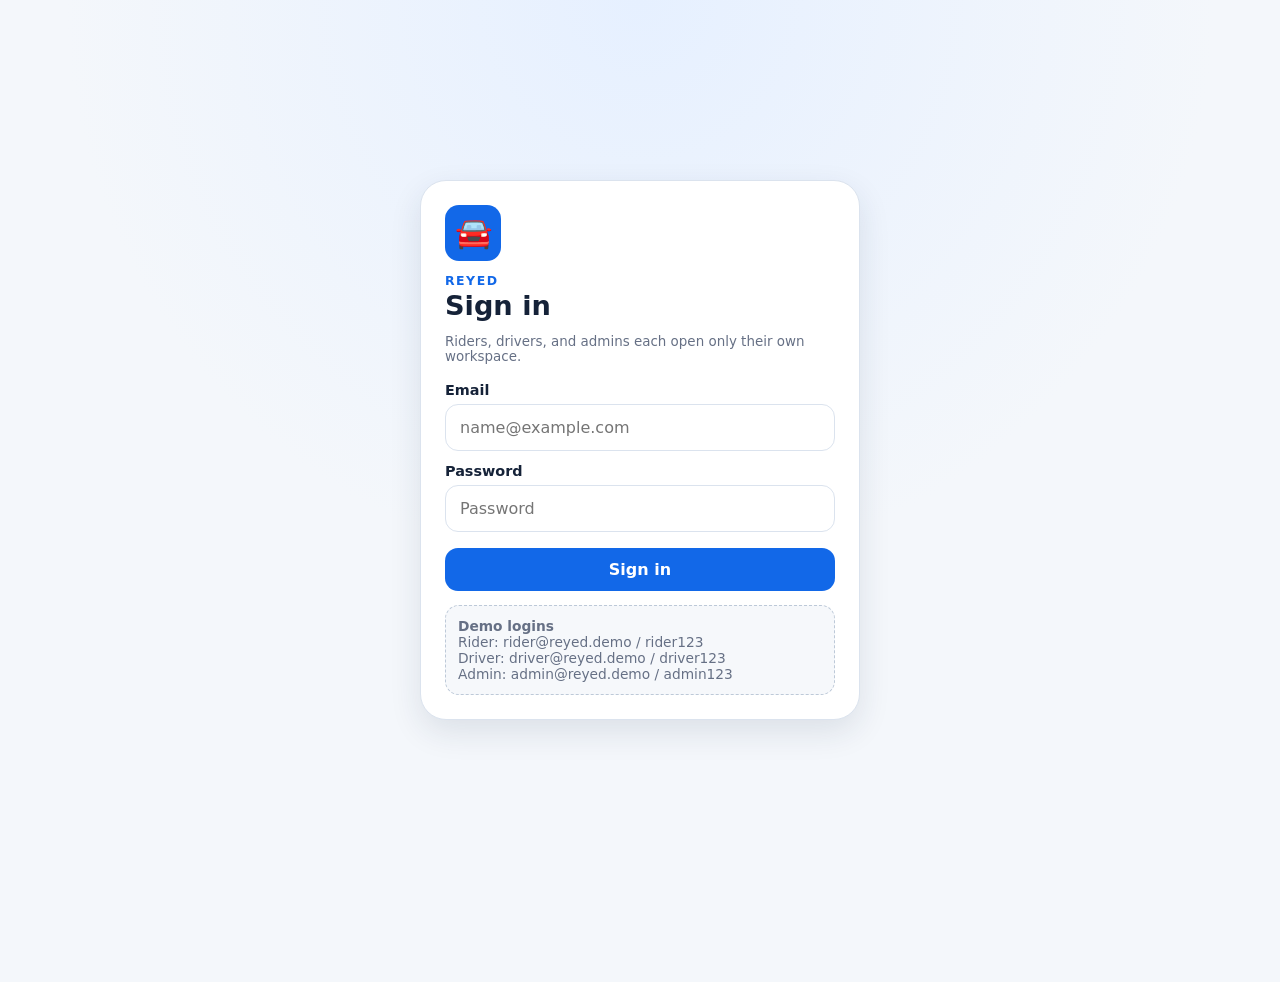
<file: index.html>
<!doctype html>
<html lang="en"><head><meta charset="utf-8"><meta name="viewport" content="width=device-width,initial-scale=1">
<title>Reyed Login</title><link rel="stylesheet" href="./styles.css?v=9"></head>
<body><div class="login-wrap"><div class="login-card">
<div class="logo">🚘</div><p class="eyebrow">Reyed</p><h1 style="font-size:1.7rem">Sign in</h1>
<p class="small">Riders, drivers, and admins each open only their own workspace.</p>
<div style="margin-top:18px"><label for="email">Email</label><input id="email" type="email" autocomplete="username" placeholder="name@example.com"></div>
<div style="margin-top:12px"><label for="password">Password</label><input id="password" type="password" autocomplete="current-password" placeholder="Password"></div>
<button class="btn primary full" id="loginBtn" style="margin-top:16px">Sign in</button>
<div class="demo-box"><strong>Demo logins</strong><br>
Rider: rider@reyed.demo / rider123<br>Driver: driver@reyed.demo / driver123<br>Admin: admin@reyed.demo / admin123</div>
</div></div><script src="./google-sync-config.js?v=9"></script><script src="./google-sync.js?v=9"></script><script src="./app.js?v=9"></script><script>
(function(){
  getDB();
  const s=getSession(); if(s){const u=currentUser(); if(u) route(u);}
  document.getElementById("loginBtn").addEventListener("click",login);
  document.addEventListener("keydown",e=>{if(e.key==="Enter")login()});
  function login(){
    const email=document.getElementById("email").value.trim().toLowerCase();
    const password=document.getElementById("password").value;
    const user=getDB().users.find(u=>u.email.toLowerCase()===email&&u.password===password);
    if(!user){toast("Email or password is incorrect.");return}
    setSession(user);route(user);
  }
  function route(user){location.href=user.role==="rider"?"customer.html":user.role==="driver"?"rider.html":"admin.html"}
})();
</script></body></html>
</file>
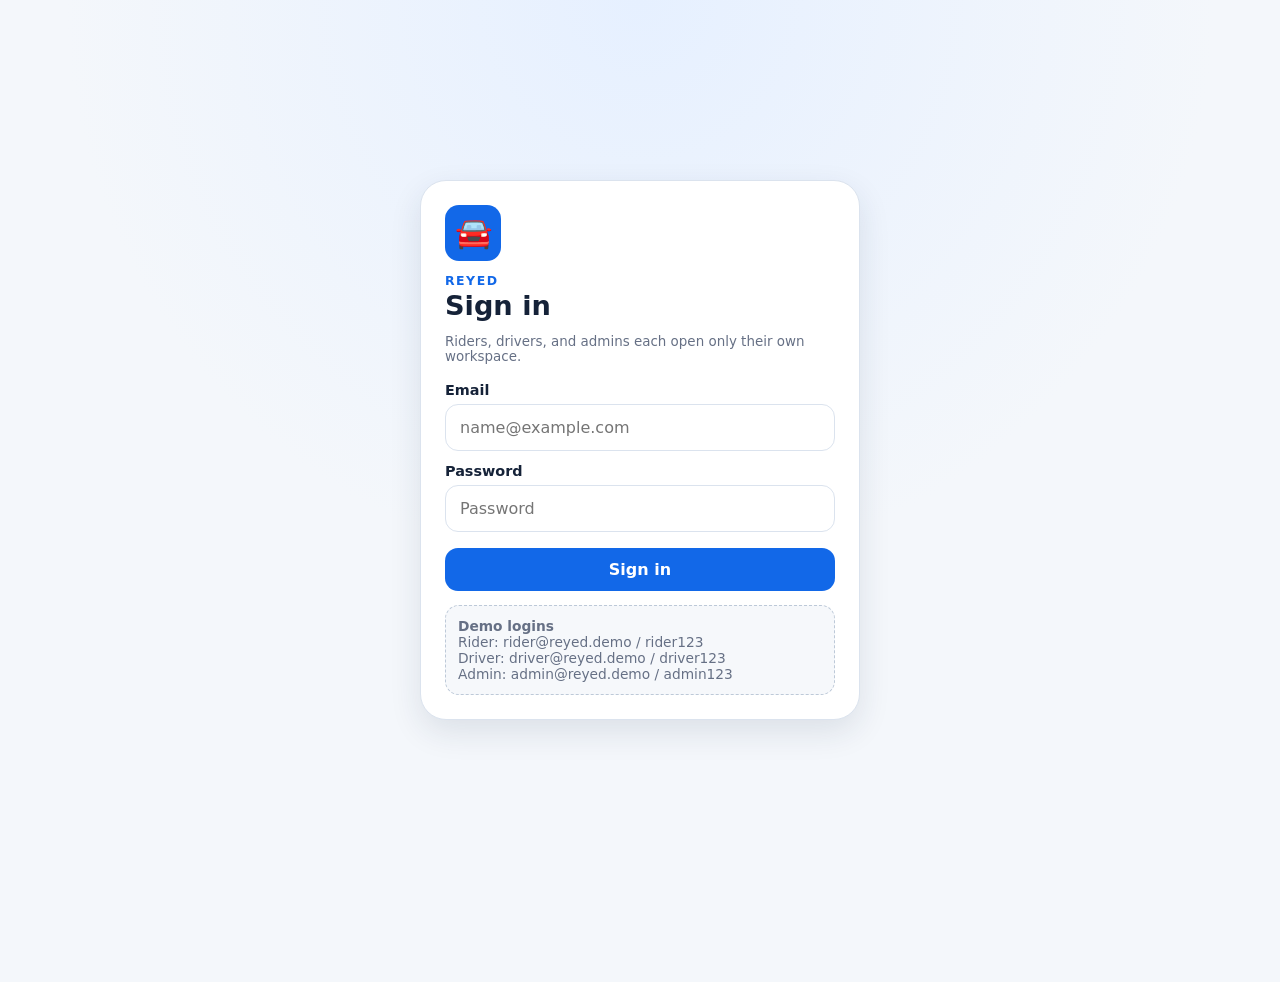
<file: admin.html>
<!doctype html><html lang="en"><head><meta charset="utf-8"><meta name="viewport" content="width=device-width,initial-scale=1"><title>Reyed Admin</title><link rel="stylesheet" href="./styles.css?v=9"></head>
<body><div class="app-shell"><header class="topbar"><div class="brand"><div class="logo">⚙️</div><div><p class="eyebrow">Administrator</p><h1>Reyed control center</h1></div></div><button class="icon-btn" id="logoutBtn">Sign out</button></header><main>
<div class="grid two"><div class="panel"><div class="small">Total rides</div><div class="money" id="totalRides">0</div></div><div class="panel"><div class="small">Active rides</div><div class="money" id="activeRides">0</div></div></div>
<div class="panel"><h2>App settings</h2><div class="grid two"><div><label>App name</label><input id="appName"></div><div><label>Announcement</label><input id="announcement" placeholder="Optional message shown to riders"></div><div><label>External link button text</label><input id="linkLabel"></div><div><label>External link URL</label><input id="linkUrl" type="url"></div><div><label>Support phone</label><input id="supportPhone"></div><div><label>Support email</label><input id="supportEmail" type="email"></div></div><label style="display:flex;gap:10px;align-items:center;margin-top:14px"><input id="allowNewRides" type="checkbox" style="width:auto"> Allow riders to create new rides</label><button class="btn primary" id="saveSettings" style="margin-top:14px">Save app settings</button></div>
<div class="panel"><div class="meta"><h2>All rides</h2><div class="btn-row"><button class="btn secondary" id="addRideBtn">Add ride</button><button class="btn bad" id="resetBtn">Reset demo</button></div></div><div id="rideEditor"></div></div>
<div class="panel"><div class="meta"><h2>Users</h2><button class="btn secondary" id="addUserBtn">Add user</button></div><div id="userEditor"></div></div>
<div class="notice"><strong>Admin control:</strong> changes are saved to the shared Google Apps Script data store and appear on both phones after sync.</div>
</main></div><script src="./google-sync-config.js?v=9"></script><script src="./google-sync.js?v=9"></script><script src="./app.js?v=9"></script><script>
const admin=requireRole('admin'); if(admin){logoutBtn.onclick=logout; saveSettings.onclick=saveAppSettings; addRideBtn.onclick=addRide; addUserBtn.onclick=addUser; resetBtn.onclick=resetDemo; render();}
function saveAppSettings(){const db=getDB();db.settings={appName:appName.value.trim()||'Reyed',announcement:announcement.value.trim(),externalLinkLabel:linkLabel.value.trim()||'Open ride link',externalLinkUrl:linkUrl.value.trim(),supportPhone:supportPhone.value.trim(),supportEmail:supportEmail.value.trim(),allowNewRides:allowNewRides.checked};saveDB(db);toast('App settings saved.');render()}
function addRide(){const db=getDB(),riders=db.users.filter(u=>u.role==='rider');if(!riders.length){toast('Add a rider first.');return}db.rides.unshift({id:uid('ride'),riderId:riders[0].id,driverId:null,pickup:'Pickup address',destination:'Drop-off address',pickupLat:null,pickupLng:null,destLat:null,destLng:null,offer:0,status:'requested',deniedBy:[],createdAt:new Date().toISOString(),updatedAt:new Date().toISOString()});saveDB(db);render();toast('Ride added.')}
function addUser(){const db=getDB();db.users.push({id:uid('user'),role:'rider',name:'New User',email:'new'+Date.now()+'@reyed.demo',password:'change-me',vehicle:''});saveDB(db);render();toast('User added.')}
function resetDemo(){if(!confirm('Reset every user, ride, and setting?'))return;saveDB(defaultDB());render();toast('Demo reset.')}
function updateRide(id){const db=getDB(),r=db.rides.find(x=>x.id===id);if(!r)return;const q=n=>document.querySelector(`[data-${n}="${id}"]`);r.riderId=q('rider').value;r.driverId=q('driver').value||null;r.pickup=q('pickup').value.trim();r.destination=q('destination').value.trim();r.offer=Number(q('offer').value)||0;r.status=q('status').value;r.updatedAt=new Date().toISOString();if(r.status==='completed')r.completedAt=r.completedAt||new Date().toISOString();saveDB(db);render();toast('Ride saved.')}
function deleteRide(id){if(!confirm('Delete this ride?'))return;const db=getDB();db.rides=db.rides.filter(r=>r.id!==id);saveDB(db);render();toast('Ride deleted.')}
function updateUser(id){const db=getDB(),u=db.users.find(x=>x.id===id);if(!u)return;const q=n=>document.querySelector(`[data-${n}="${id}"]`);u.name=q('name').value.trim();u.email=q('email').value.trim().toLowerCase();u.password=q('password').value;u.role=q('role').value;u.vehicle=q('vehicle').value.trim();saveDB(db);render();toast('User saved.')}
function deleteUser(id){if(id===admin.id){toast('You cannot delete the signed-in admin.');return}if(!confirm('Delete this user and cancel their active rides?'))return;const db=getDB();db.users=db.users.filter(u=>u.id!==id);db.rides.forEach(r=>{if(r.riderId===id||r.driverId===id){r.status='cancelled';r.updatedAt=new Date().toISOString();if(r.driverId===id)r.driverId=null}});saveDB(db);render();toast('User deleted.')}
window.render=function(){const db=getDB(),s=db.settings||defaultDB().settings;totalRides.textContent=db.rides.length;activeRides.textContent=db.rides.filter(r=>!['completed','cancelled'].includes(r.status)).length;appName.value=s.appName||'';announcement.value=s.announcement||'';linkLabel.value=s.externalLinkLabel||'';linkUrl.value=s.externalLinkUrl||'';supportPhone.value=s.supportPhone||'';supportEmail.value=s.supportEmail||'';allowNewRides.checked=s.allowNewRides!==false;
const riders=db.users.filter(u=>u.role==='rider'),drivers=db.users.filter(u=>u.role==='driver');rideEditor.innerHTML=db.rides.map(r=>`<article class="ride-card"><div class="meta"><strong>#${escapeHTML(r.id.slice(-7))}</strong>${statusBadge(r.status)}</div><div class="grid two"><div><label>Rider</label><select data-rider="${r.id}">${riders.map(u=>`<option value="${u.id}" ${u.id===r.riderId?'selected':''}>${escapeHTML(u.name)}</option>`).join('')}</select></div><div><label>Driver</label><select data-driver="${r.id}"><option value="">Unassigned</option>${drivers.map(u=>`<option value="${u.id}" ${u.id===r.driverId?'selected':''}>${escapeHTML(u.name)}</option>`).join('')}</select></div><div><label>Pickup</label><input data-pickup="${r.id}" value="${escapeHTML(r.pickup)}"></div><div><label>Drop-off</label><input data-destination="${r.id}" value="${escapeHTML(r.destination)}"></div><div><label>Offer / display amount</label><input type="number" step=".50" data-offer="${r.id}" value="${Number(r.offer)||0}"></div><div><label>Status</label><select data-status="${r.id}">${Object.keys(STATUS_LABELS).map(st=>`<option value="${st}" ${st===r.status?'selected':''}>${statusLabel(st)}</option>`).join('')}</select></div></div><div class="btn-row" style="margin-top:12px"><button class="btn primary" onclick="updateRide('${r.id}')">Save ride</button><button class="btn bad" onclick="deleteRide('${r.id}')">Delete</button></div></article>`).join('')||'<div class="empty">No rides.</div>';
userEditor.innerHTML=db.users.map(u=>`<article class="ride-card"><div class="grid two"><div><label>Name</label><input data-name="${u.id}" value="${escapeHTML(u.name)}"></div><div><label>Role</label><select data-role="${u.id}">${['rider','driver','admin'].map(role=>`<option ${u.role===role?'selected':''}>${role}</option>`).join('')}</select></div><div><label>Email</label><input data-email="${u.id}" value="${escapeHTML(u.email)}"></div><div><label>Password</label><input data-password="${u.id}" value="${escapeHTML(u.password)}"></div><div style="grid-column:1/-1"><label>Vehicle / notes</label><input data-vehicle="${u.id}" value="${escapeHTML(u.vehicle||'')}"></div></div><div class="btn-row" style="margin-top:12px"><button class="btn primary" onclick="updateUser('${u.id}')">Save user</button><button class="btn bad" onclick="deleteUser('${u.id}')">Delete</button></div></article>`).join('')}
</script></body></html>
</file>
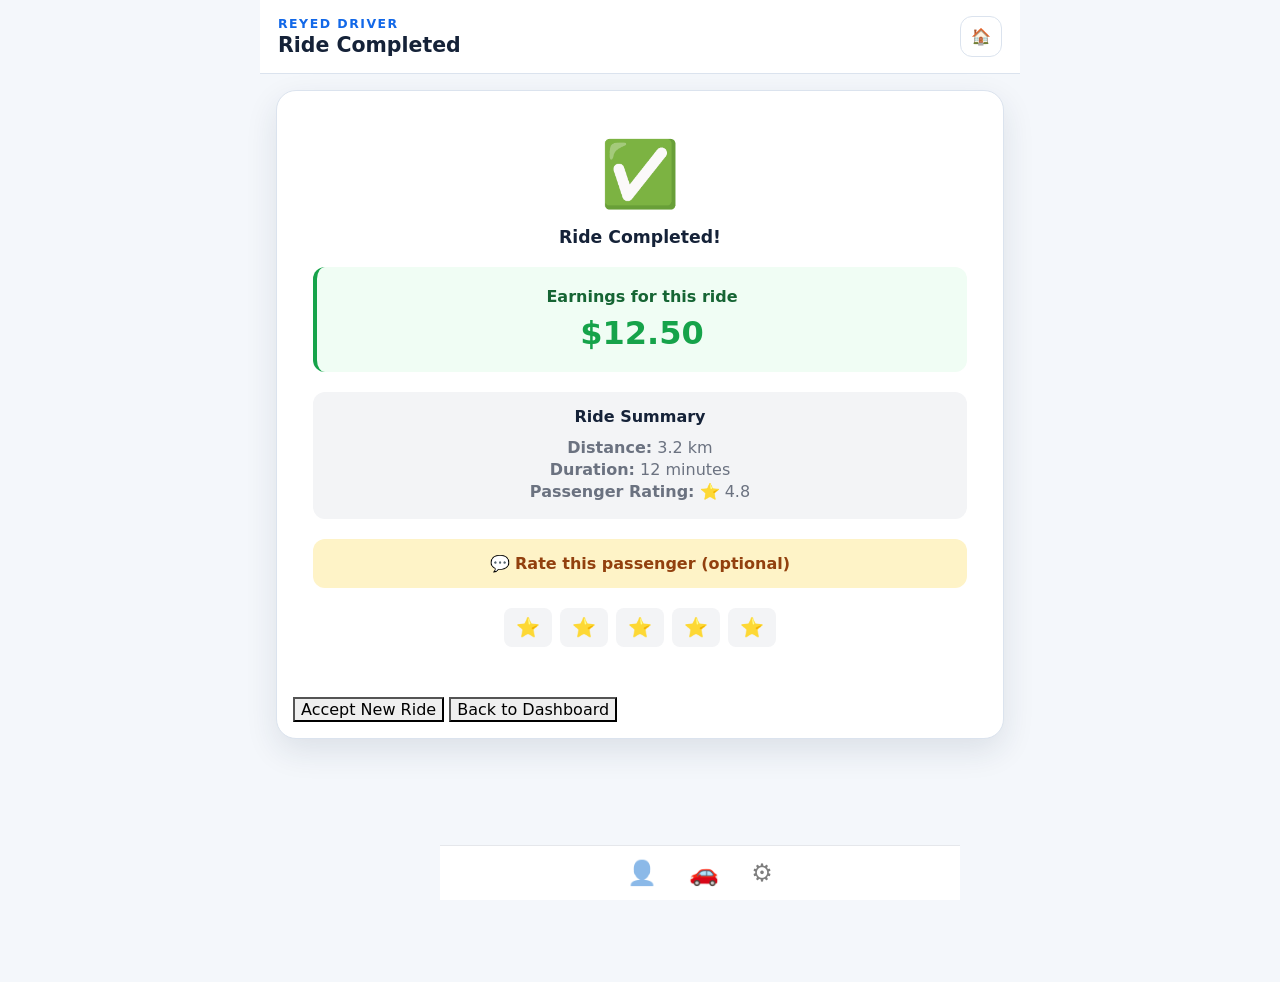
<file: driver-ride-complete.html>
<!DOCTYPE html>
<html>
<head>
  <meta charset="utf-8">
  <meta name="viewport" content="width=device-width, initial-scale=1">
  <title>Reyed - Ride Complete</title>
  <link rel="stylesheet" href="style.css">
</head>
<body>
  <div class="app-shell">
    <!-- Topbar -->
    <div class="topbar">
      <div>
        <p class="eyebrow">Reyed Driver</p>
        <h1>Ride Completed</h1>
      </div>
      <div style="display: flex; gap: 8px;">
        <button class="icon-btn" onclick="goHome()">🏠</button>
      </div>
    </div>

    <main>
      <!-- Completion Card -->
      <div class="panel">
        <div style="text-align: center; padding: 30px 20px;">
          <div style="font-size: 64px; margin-bottom: 15px;">✅</div>
          <h2 style="margin: 0 0 20px;">Ride Completed!</h2>
          
          <div style="padding: 20px; background: #f0fdf4; border-radius: 12px; border-left: 4px solid #16a34a; margin-bottom: 20px;">
            <p style="margin: 0 0 8px; color: #166534;"><strong>Earnings for this ride</strong></p>
            <p style="margin: 0; font-size: 2rem; color: #16a34a; font-weight: bold;" id="earningsText">$12.50</p>
          </div>

          <div style="padding: 15px; background: #f3f4f6; border-radius: 12px; margin-bottom: 20px;">
            <p style="margin: 0 0 12px;"><strong>Ride Summary</strong></p>
            <p style="margin: 3px 0; color: #6b7280;"><strong>Distance:</strong> 3.2 km</p>
            <p style="margin: 3px 0; color: #6b7280;"><strong>Duration:</strong> 12 minutes</p>
            <p style="margin: 3px 0; color: #6b7280;"><strong>Passenger Rating:</strong> ⭐ 4.8</p>
          </div>

          <div style="padding: 15px; background: #fef3c7; border-radius: 12px; margin-bottom: 20px;">
            <p style="margin: 0; color: #92400e;">💬 <strong>Rate this passenger (optional)</strong></p>
          </div>

          <div style="display: flex; gap: 8px; margin-bottom: 20px; justify-content: center;">
            <button style="padding: 8px 12px; background: #f3f4f6; border: none; border-radius: 8px; cursor: pointer; font-size: 1.2rem;" onclick="ratePassenger(1)">⭐</button>
            <button style="padding: 8px 12px; background: #f3f4f6; border: none; border-radius: 8px; cursor: pointer; font-size: 1.2rem;" onclick="ratePassenger(2)">⭐</button>
            <button style="padding: 8px 12px; background: #f3f4f6; border: none; border-radius: 8px; cursor: pointer; font-size: 1.2rem;" onclick="ratePassenger(3)">⭐</button>
            <button style="padding: 8px 12px; background: #f3f4f6; border: none; border-radius: 8px; cursor: pointer; font-size: 1.2rem;" onclick="ratePassenger(4)">⭐</button>
            <button style="padding: 8px 12px; background: #f3f4f6; border: none; border-radius: 8px; cursor: pointer; font-size: 1.2rem;" onclick="ratePassenger(5)">⭐</button>
          </div>
        </div>

        <button class="primary-btn" onclick="acceptNewRide()">Accept New Ride</button>
        <button class="secondary-btn" onclick="backToDashboard()">Back to Dashboard</button>
      </div>
    </main>
  </div>

  <!-- Navigation -->
  <div style="position: fixed; bottom: 0; left: 0; right: 0; background: white; border-top: 1px solid #e5e7eb; display: flex; justify-content: center; gap: 20px; padding: 12px; max-width: 520px; margin: 0 auto; left: 50%; transform: translateX(-50%);">
    <button onclick="goToPage('customer.html')" style="border: none; background: none; font-size: 24px; cursor: pointer; opacity: 0.5;">👤</button>
    <button onclick="goToPage('rider.html')" style="border: none; background: none; font-size: 24px; cursor: pointer; opacity: 1;">🚗</button>
    <button onclick="goToPage('admin.html')" style="border: none; background: none; font-size: 24px; cursor: pointer; opacity: 0.5;">⚙️</button>
  </div>

  <script>
    // Load ride data from localStorage
    window.addEventListener('load', function() {
      const rideData = JSON.parse(localStorage.getItem('rideRequest'));
      if (rideData) {
        document.getElementById('earningsText').textContent = '$' + rideData.price;
      }
    });

    function ratePassenger(rating) {
      showToast('⭐ Rating submitted: ' + rating + ' stars');
    }

    function acceptNewRide() {
      showToast('🔍 Finding new rides...');
      setTimeout(() => {
        window.location.href = 'rider.html';
      }, 1500);
    }

    function backToDashboard() {
      window.location.href = 'rider.html';
    }

    function goToPage(page) {
      window.location.href = page;
    }

    function goHome() {
      window.location.href = 'index.html';
    }

    function showToast(msg) {
      const toast = document.createElement('div');
      toast.className = 'toast';
      toast.textContent = msg;
      document.body.appendChild(toast);
      setTimeout(() => toast.remove(), 3000);
    }
  </script>
</body>
</html>
</file>
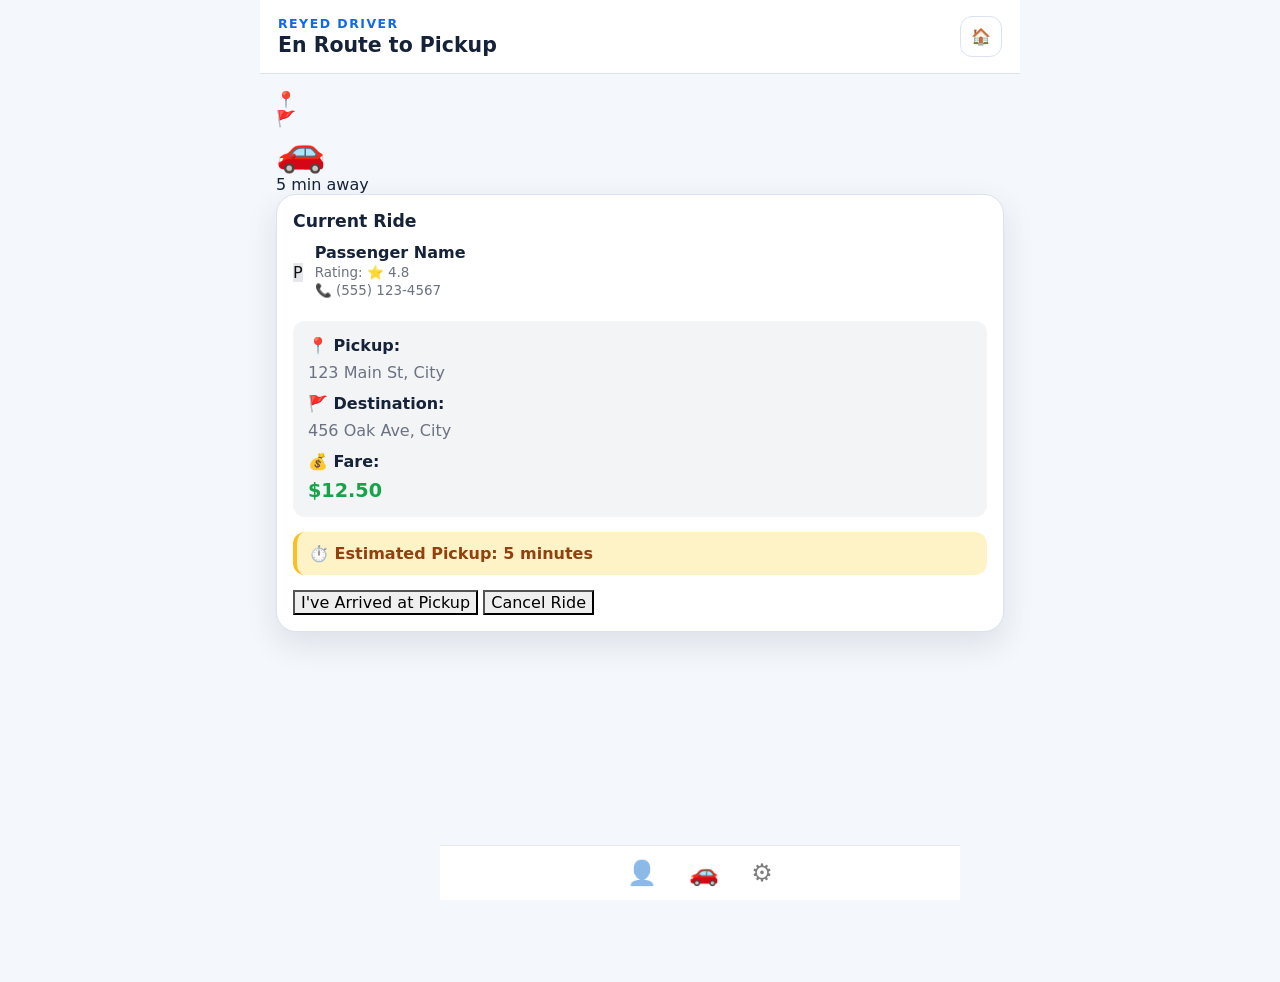
<file: driver-tracking.html>
<!DOCTYPE html>
<html>
<head>
  <meta charset="utf-8">
  <meta name="viewport" content="width=device-width, initial-scale=1">
  <title>Reyed - Driver Tracking</title>
  <link rel="stylesheet" href="style.css">
</head>
<body>
  <div class="app-shell">
    <!-- Topbar -->
    <div class="topbar">
      <div>
        <p class="eyebrow">Reyed Driver</p>
        <h1>En Route to Pickup</h1>
      </div>
      <div style="display: flex; gap: 8px;">
        <button class="icon-btn" onclick="goHome()">🏠</button>
      </div>
    </div>

    <main>
      <!-- Map Preview -->
      <div class="map-card">
        <div class="map-grid"></div>
        <div class="road road-one"></div>
        <div class="road road-two"></div>
        <div class="pin pickup-pin">📍</div>
        <div class="pin destination-pin">🚩</div>
        <div class="car" style="font-size: 40px;">🚗</div>
        <div class="map-label">5 min away</div>
      </div>

      <!-- Active Ride Info -->
      <div class="panel">
        <h2 style="margin-top: 0;">Current Ride</h2>
        
        <div style="display: flex; align-items: center; gap: 12px; margin-bottom: 20px;">
          <div class="driver-avatar" style="background: #e5e7eb; color: #111;">P</div>
          <div>
            <strong>Passenger Name</strong>
            <p style="margin: 3px 0; color: #6b7280; font-size: .84rem;">Rating: ⭐ 4.8</p>
            <p style="margin: 3px 0; color: #6b7280; font-size: .84rem;">📞 (555) 123-4567</p>
          </div>
        </div>

        <div style="padding: 15px; background: #f3f4f6; border-radius: 12px; margin-bottom: 15px;">
          <p style="margin: 0 0 8px;"><strong>📍 Pickup:</strong></p>
          <p style="margin: 0 0 12px; color: #6b7280;" id="pickupText">123 Main St, City</p>
          
          <p style="margin: 0 0 8px;"><strong>🚩 Destination:</strong></p>
          <p style="margin: 0 0 12px; color: #6b7280;" id="destText">456 Oak Ave, City</p>
          
          <p style="margin: 0 0 8px;"><strong>💰 Fare:</strong></p>
          <p style="margin: 0; color: #16a34a; font-size: 1.2rem; font-weight: bold;" id="priceText">$12.50</p>
        </div>

        <div style="padding: 12px; background: #fef3c7; border-radius: 12px; border-left: 4px solid #fbbf24; margin-bottom: 15px;">
          <strong style="color: #92400e;">⏱️ Estimated Pickup: 5 minutes</strong>
        </div>

        <button class="primary-btn" onclick="arrivedAtPickup()">I've Arrived at Pickup</button>
        <button class="secondary-btn" onclick="cancelRide()">Cancel Ride</button>
      </div>
    </main>
  </div>

  <!-- Navigation -->
  <div style="position: fixed; bottom: 0; left: 0; right: 0; background: white; border-top: 1px solid #e5e7eb; display: flex; justify-content: center; gap: 20px; padding: 12px; max-width: 520px; margin: 0 auto; left: 50%; transform: translateX(-50%);">
    <button onclick="goToPage('customer.html')" style="border: none; background: none; font-size: 24px; cursor: pointer; opacity: 0.5;">👤</button>
    <button onclick="goToPage('rider.html')" style="border: none; background: none; font-size: 24px; cursor: pointer; opacity: 1;">🚗</button>
    <button onclick="goToPage('admin.html')" style="border: none; background: none; font-size: 24px; cursor: pointer; opacity: 0.5;">⚙️</button>
  </div>

  <script>
    // Load ride data from localStorage
    window.addEventListener('load', function() {
      const rideData = JSON.parse(localStorage.getItem('rideRequest'));
      if (rideData) {
        document.getElementById('pickupText').textContent = rideData.pickup;
        document.getElementById('destText').textContent = rideData.destination;
        document.getElementById('priceText').textContent = '$' + rideData.price;
      }
    });

    function arrivedAtPickup() {
      showToast('✅ Pickup complete! Heading to destination...');
      setTimeout(() => {
        window.location.href = 'driver-ride-active.html';
      }, 2000);
    }

    function cancelRide() {
      if (confirm('Cancel this ride?')) {
        showToast('❌ Ride cancelled');
        setTimeout(() => {
          window.location.href = 'rider.html';
        }, 1500);
      }
    }

    function goToPage(page) {
      window.location.href = page;
    }

    function goHome() {
      window.location.href = 'index.html';
    }

    function showToast(msg) {
      const toast = document.createElement('div');
      toast.className = 'toast';
      toast.textContent = msg;
      document.body.appendChild(toast);
      setTimeout(() => toast.remove(), 3000);
    }
  </script>
</body>
</html>
</file>
<file: styles.css>
:root{
  --bg:#f4f7fb;--card:#fff;--ink:#152238;--muted:#667085;--line:#dbe3ee;
  --brand:#1268e8;--brand2:#0b4fb8;--good:#14804a;--warn:#b15c00;--bad:#c62828;
  --shadow:0 12px 32px rgba(31,48,76,.11)
}
*{box-sizing:border-box}
html,body{margin:0;min-height:100%;font-family:Inter,ui-sans-serif,system-ui,-apple-system,BlinkMacSystemFont,"Segoe UI",sans-serif;color:var(--ink);background:var(--bg)}
body{padding-bottom:82px}
a{color:inherit}
button,input,select{font:inherit}
button{cursor:pointer}
.hidden{display:none!important}
.app-shell{width:min(100%,760px);margin:auto;min-height:100vh}
.topbar{position:sticky;top:0;z-index:1000;display:flex;align-items:center;justify-content:space-between;padding:16px 18px;background:rgba(255,255,255,.94);backdrop-filter:blur(14px);border-bottom:1px solid var(--line)}
.brand{display:flex;gap:10px;align-items:center}
.logo{display:grid;place-items:center;width:42px;height:42px;border-radius:14px;background:var(--brand);color:white;font-size:23px}
.eyebrow{margin:0;color:var(--brand);font-size:.78rem;text-transform:uppercase;letter-spacing:.12em;font-weight:800}
h1{font-size:1.28rem;margin:2px 0 0}
h2{font-size:1.08rem;margin:0 0 12px}
h3{font-size:1rem;margin:0}
main{padding:16px}
.panel{background:var(--card);border:1px solid var(--line);border-radius:20px;padding:16px;margin-bottom:14px;box-shadow:var(--shadow)}
.grid{display:grid;gap:12px}
.grid.two{grid-template-columns:repeat(2,minmax(0,1fr))}
label{display:block;font-weight:700;font-size:.9rem;margin-bottom:6px}
input,select{width:100%;border:1px solid var(--line);border-radius:13px;padding:13px 14px;background:#fff;color:var(--ink);outline:none}
input:focus,select:focus{border-color:var(--brand);box-shadow:0 0 0 3px rgba(18,104,232,.12)}
.btn{border:0;border-radius:13px;padding:12px 15px;font-weight:800}
.btn.primary{background:var(--brand);color:#fff}
.btn.primary:hover{background:var(--brand2)}
.btn.secondary{background:#eaf2ff;color:var(--brand2)}
.btn.good{background:#e8f7ef;color:var(--good)}
.btn.warn{background:#fff3e6;color:var(--warn)}
.btn.bad{background:#feecec;color:var(--bad)}
.btn.ghost{background:#fff;border:1px solid var(--line)}
.btn.full{width:100%}
.btn-row{display:flex;gap:9px;flex-wrap:wrap}
.icon-btn{border:1px solid var(--line);background:#fff;border-radius:12px;padding:10px}
.map{height:360px;border-radius:18px;overflow:hidden;border:1px solid var(--line);background:#dce8f3;z-index:1}
.map.small{height:270px}
.map-help{font-size:.84rem;color:var(--muted);margin:8px 0 0}
.status{display:inline-flex;align-items:center;gap:6px;border-radius:999px;padding:6px 10px;font-size:.78rem;font-weight:800;background:#eaf2ff;color:var(--brand2)}
.status.completed{background:#e8f7ef;color:var(--good)}
.status.cancelled{background:#feecec;color:var(--bad)}
.status.requested{background:#fff3e6;color:var(--warn)}
.status.accepted,.status.arrived,.status.picked_up{background:#eaf2ff;color:var(--brand2)}
.ride-card{border:1px solid var(--line);border-radius:16px;padding:14px;margin-top:10px}
.ride-card.active{border-color:var(--brand);box-shadow:0 0 0 3px rgba(18,104,232,.08)}
.route{display:grid;grid-template-columns:24px 1fr;gap:8px;margin:10px 0}
.route-icon{display:flex;flex-direction:column;align-items:center}
.route-icon::after{content:"";width:2px;flex:1;background:var(--line);margin-top:4px}
.route:last-child .route-icon::after{display:none}
.small{font-size:.84rem;color:var(--muted)}
.money{font-weight:900;font-size:1.18rem}
.meta{display:flex;justify-content:space-between;gap:12px;align-items:center;flex-wrap:wrap}
.tabs{display:flex;gap:8px;overflow:auto;margin-bottom:12px}
.tab{white-space:nowrap;border:1px solid var(--line);background:#fff;border-radius:999px;padding:9px 13px;font-weight:800}
.tab.active{background:var(--brand);color:white;border-color:var(--brand)}
.bottom-nav{position:fixed;left:50%;bottom:0;transform:translateX(-50%);z-index:1100;width:min(100%,760px);display:flex;justify-content:space-around;background:white;border-top:1px solid var(--line);padding:10px 6px calc(10px + env(safe-area-inset-bottom))}
.bottom-nav a{text-decoration:none;font-size:.78rem;font-weight:800;color:var(--muted);text-align:center}
.bottom-nav a span{display:block;font-size:1.25rem}
.bottom-nav a.active{color:var(--brand)}
.login-wrap{min-height:100vh;display:grid;place-items:center;padding:20px;background:radial-gradient(circle at top,#e6f0ff 0,#f4f7fb 52%)}
.login-card{width:min(100%,440px);background:#fff;border:1px solid var(--line);border-radius:26px;padding:24px;box-shadow:var(--shadow)}
.login-card .logo{width:56px;height:56px;font-size:30px;margin-bottom:12px}
.demo-box{background:#f6f8fb;border:1px dashed #bdc9d8;border-radius:14px;padding:12px;font-size:.86rem;color:var(--muted);margin-top:14px}
.toast{position:fixed;left:50%;bottom:92px;transform:translateX(-50%);z-index:9999;background:#152238;color:#fff;border-radius:12px;padding:11px 15px;box-shadow:var(--shadow);max-width:90%;text-align:center}
.progress{display:grid;grid-template-columns:repeat(5,1fr);gap:6px;margin:12px 0}
.step{text-align:center;font-size:.68rem;color:var(--muted)}
.step i{display:block;width:18px;height:18px;border-radius:50%;margin:0 auto 5px;background:#d7dfeb;border:3px solid #fff;box-shadow:0 0 0 1px #ccd5e0}
.step.done{color:var(--brand);font-weight:800}
.step.done i{background:var(--brand)}
.table-wrap{overflow:auto}
table{width:100%;border-collapse:collapse;font-size:.86rem}
th,td{text-align:left;border-bottom:1px solid var(--line);padding:10px 8px;vertical-align:top}
th{color:var(--muted);font-size:.75rem;text-transform:uppercase}
.empty{text-align:center;color:var(--muted);padding:24px}
.notice{border-left:4px solid var(--brand);background:#edf4ff;padding:12px;border-radius:10px;font-size:.88rem}
@media(max-width:560px){
  .grid.two{grid-template-columns:1fr}
  .map{height:310px}
  main{padding:12px}
}

/* GitHub Pages/iPhone rendering safeguards */
html { -webkit-text-size-adjust: 100%; }
body { width: 100%; overflow-x: hidden; }
button, input, select { -webkit-appearance: none; appearance: none; }
select { -webkit-appearance: menulist; appearance: auto; }
.leaflet-container { font-family: inherit; }


/* Reyed v5 additions */
.autocomplete-wrap{position:relative}
.suggestions{position:absolute;left:0;right:0;top:calc(100% + 6px);z-index:2500;background:#fff;border:1px solid var(--line);border-radius:14px;box-shadow:var(--shadow);max-height:260px;overflow:auto}
.suggestion{display:block;width:100%;border:0;border-bottom:1px solid var(--line);background:#fff;padding:12px;text-align:left;color:var(--ink)}
.suggestion:last-child{border-bottom:0}
.suggestion:hover,.suggestion:focus{background:#edf4ff}
.suggestion strong{display:block}
.suggestion span{display:block;color:var(--muted);font-size:.8rem;margin-top:2px}
.search-status{font-size:.8rem;color:var(--muted);min-height:18px;margin-top:5px}
.available-map-wrap{margin-bottom:14px}
.selected-request{border-color:var(--brand)!important;box-shadow:0 0 0 3px rgba(18,104,232,.12)!important}
.ride-detail-grid{display:grid;grid-template-columns:repeat(2,minmax(0,1fr));gap:9px;margin-top:12px;padding-top:12px;border-top:1px solid var(--line)}
.ride-detail-grid div{min-width:0}
.ride-detail-grid span,.ride-detail-grid strong{display:block}
.ride-detail-grid strong{font-size:.87rem;overflow-wrap:anywhere}
.ride-completed-time{margin-top:10px}
.driver-distance{display:inline-flex;padding:6px 9px;border-radius:999px;background:#f2f5f9;font-size:.78rem;font-weight:800;margin-top:8px}
.map-legend{display:flex;gap:12px;flex-wrap:wrap;margin-top:8px;font-size:.8rem;color:var(--muted)}
.map-dot{display:inline-block;width:10px;height:10px;border-radius:50%;margin-right:4px}
.map-dot.pickup{background:#1268e8}.map-dot.dropoff{background:#14804a}
@media(max-width:480px){.ride-detail-grid{grid-template-columns:1fr}}

.section-heading{display:flex;align-items:flex-start;justify-content:space-between;gap:12px;margin-bottom:14px}.section-heading h2{margin:0 0 4px}.btn:disabled{opacity:.55;cursor:not-allowed}.ride-card .btn-row{align-items:center}.ride-card .btn-row .btn{min-width:104px}@media(max-width:520px){.section-heading{align-items:stretch;flex-direction:column}.section-heading .btn{width:100%}.ride-card .btn-row .btn{flex:1}}

/* Reyed v7 cloud sync */
.cloud-status{position:fixed;left:50%;bottom:74px;transform:translateX(-50%);z-index:5000;padding:7px 12px;border-radius:999px;font-size:.75rem;font-weight:800;background:#fff;border:1px solid var(--line);box-shadow:var(--shadow);white-space:nowrap}
.cloud-status.online{background:#e8fff1;color:#086b37;border-color:#a9e8c3}
.cloud-status.connecting{background:#fff7dc;color:#7a5700;border-color:#f0d680}
.cloud-status.offline,.cloud-status.error{background:#fff0f0;color:#9b2020;border-color:#efb0b0}
</file>
<file: style.css>
:root{
  --bg:#f4f7fb;--card:#fff;--ink:#152238;--muted:#667085;--line:#dbe3ee;
  --brand:#1268e8;--brand2:#0b4fb8;--good:#14804a;--warn:#b15c00;--bad:#c62828;
  --shadow:0 12px 32px rgba(31,48,76,.11)
}
*{box-sizing:border-box}
html,body{margin:0;min-height:100%;font-family:Inter,ui-sans-serif,system-ui,-apple-system,BlinkMacSystemFont,"Segoe UI",sans-serif;color:var(--ink);background:var(--bg)}
body{padding-bottom:82px}
a{color:inherit}
button,input,select{font:inherit}
button{cursor:pointer}
.hidden{display:none!important}
.app-shell{width:min(100%,760px);margin:auto;min-height:100vh}
.topbar{position:sticky;top:0;z-index:1000;display:flex;align-items:center;justify-content:space-between;padding:16px 18px;background:rgba(255,255,255,.94);backdrop-filter:blur(14px);border-bottom:1px solid var(--line)}
.brand{display:flex;gap:10px;align-items:center}
.logo{display:grid;place-items:center;width:42px;height:42px;border-radius:14px;background:var(--brand);color:white;font-size:23px}
.eyebrow{margin:0;color:var(--brand);font-size:.78rem;text-transform:uppercase;letter-spacing:.12em;font-weight:800}
h1{font-size:1.28rem;margin:2px 0 0}
h2{font-size:1.08rem;margin:0 0 12px}
h3{font-size:1rem;margin:0}
main{padding:16px}
.panel{background:var(--card);border:1px solid var(--line);border-radius:20px;padding:16px;margin-bottom:14px;box-shadow:var(--shadow)}
.grid{display:grid;gap:12px}
.grid.two{grid-template-columns:repeat(2,minmax(0,1fr))}
label{display:block;font-weight:700;font-size:.9rem;margin-bottom:6px}
input,select{width:100%;border:1px solid var(--line);border-radius:13px;padding:13px 14px;background:#fff;color:var(--ink);outline:none}
input:focus,select:focus{border-color:var(--brand);box-shadow:0 0 0 3px rgba(18,104,232,.12)}
.btn{border:0;border-radius:13px;padding:12px 15px;font-weight:800}
.btn.primary{background:var(--brand);color:#fff}
.btn.primary:hover{background:var(--brand2)}
.btn.secondary{background:#eaf2ff;color:var(--brand2)}
.btn.good{background:#e8f7ef;color:var(--good)}
.btn.warn{background:#fff3e6;color:var(--warn)}
.btn.bad{background:#feecec;color:var(--bad)}
.btn.ghost{background:#fff;border:1px solid var(--line)}
.btn.full{width:100%}
.btn-row{display:flex;gap:9px;flex-wrap:wrap}
.icon-btn{border:1px solid var(--line);background:#fff;border-radius:12px;padding:10px}
.map{height:360px;border-radius:18px;overflow:hidden;border:1px solid var(--line);background:#dce8f3;z-index:1}
.map.small{height:270px}
.map-help{font-size:.84rem;color:var(--muted);margin:8px 0 0}
.status{display:inline-flex;align-items:center;gap:6px;border-radius:999px;padding:6px 10px;font-size:.78rem;font-weight:800;background:#eaf2ff;color:var(--brand2)}
.status.completed{background:#e8f7ef;color:var(--good)}
.status.cancelled{background:#feecec;color:var(--bad)}
.status.requested{background:#fff3e6;color:var(--warn)}
.status.accepted,.status.arrived,.status.picked_up{background:#eaf2ff;color:var(--brand2)}
.ride-card{border:1px solid var(--line);border-radius:16px;padding:14px;margin-top:10px}
.ride-card.active{border-color:var(--brand);box-shadow:0 0 0 3px rgba(18,104,232,.08)}
.route{display:grid;grid-template-columns:24px 1fr;gap:8px;margin:10px 0}
.route-icon{display:flex;flex-direction:column;align-items:center}
.route-icon::after{content:"";width:2px;flex:1;background:var(--line);margin-top:4px}
.route:last-child .route-icon::after{display:none}
.small{font-size:.84rem;color:var(--muted)}
.money{font-weight:900;font-size:1.18rem}
.meta{display:flex;justify-content:space-between;gap:12px;align-items:center;flex-wrap:wrap}
.tabs{display:flex;gap:8px;overflow:auto;margin-bottom:12px}
.tab{white-space:nowrap;border:1px solid var(--line);background:#fff;border-radius:999px;padding:9px 13px;font-weight:800}
.tab.active{background:var(--brand);color:white;border-color:var(--brand)}
.bottom-nav{position:fixed;left:50%;bottom:0;transform:translateX(-50%);z-index:1100;width:min(100%,760px);display:flex;justify-content:space-around;background:white;border-top:1px solid var(--line);padding:10px 6px calc(10px + env(safe-area-inset-bottom))}
.bottom-nav a{text-decoration:none;font-size:.78rem;font-weight:800;color:var(--muted);text-align:center}
.bottom-nav a span{display:block;font-size:1.25rem}
.bottom-nav a.active{color:var(--brand)}
.login-wrap{min-height:100vh;display:grid;place-items:center;padding:20px;background:radial-gradient(circle at top,#e6f0ff 0,#f4f7fb 52%)}
.login-card{width:min(100%,440px);background:#fff;border:1px solid var(--line);border-radius:26px;padding:24px;box-shadow:var(--shadow)}
.login-card .logo{width:56px;height:56px;font-size:30px;margin-bottom:12px}
.demo-box{background:#f6f8fb;border:1px dashed #bdc9d8;border-radius:14px;padding:12px;font-size:.86rem;color:var(--muted);margin-top:14px}
.toast{position:fixed;left:50%;bottom:92px;transform:translateX(-50%);z-index:9999;background:#152238;color:#fff;border-radius:12px;padding:11px 15px;box-shadow:var(--shadow);max-width:90%;text-align:center}
.progress{display:grid;grid-template-columns:repeat(5,1fr);gap:6px;margin:12px 0}
.step{text-align:center;font-size:.68rem;color:var(--muted)}
.step i{display:block;width:18px;height:18px;border-radius:50%;margin:0 auto 5px;background:#d7dfeb;border:3px solid #fff;box-shadow:0 0 0 1px #ccd5e0}
.step.done{color:var(--brand);font-weight:800}
.step.done i{background:var(--brand)}
.table-wrap{overflow:auto}
table{width:100%;border-collapse:collapse;font-size:.86rem}
th,td{text-align:left;border-bottom:1px solid var(--line);padding:10px 8px;vertical-align:top}
th{color:var(--muted);font-size:.75rem;text-transform:uppercase}
.empty{text-align:center;color:var(--muted);padding:24px}
.notice{border-left:4px solid var(--brand);background:#edf4ff;padding:12px;border-radius:10px;font-size:.88rem}
@media(max-width:560px){
  .grid.two{grid-template-columns:1fr}
  .map{height:310px}
  main{padding:12px}
}

/* GitHub Pages/iPhone rendering safeguards */
html { -webkit-text-size-adjust: 100%; }
body { width: 100%; overflow-x: hidden; }
button, input, select { -webkit-appearance: none; appearance: none; }
select { -webkit-appearance: menulist; appearance: auto; }
.leaflet-container { font-family: inherit; }


/* Reyed v5 additions */
.autocomplete-wrap{position:relative}
.suggestions{position:absolute;left:0;right:0;top:calc(100% + 6px);z-index:2500;background:#fff;border:1px solid var(--line);border-radius:14px;box-shadow:var(--shadow);max-height:260px;overflow:auto}
.suggestion{display:block;width:100%;border:0;border-bottom:1px solid var(--line);background:#fff;padding:12px;text-align:left;color:var(--ink)}
.suggestion:last-child{border-bottom:0}
.suggestion:hover,.suggestion:focus{background:#edf4ff}
.suggestion strong{display:block}
.suggestion span{display:block;color:var(--muted);font-size:.8rem;margin-top:2px}
.search-status{font-size:.8rem;color:var(--muted);min-height:18px;margin-top:5px}
.available-map-wrap{margin-bottom:14px}
.selected-request{border-color:var(--brand)!important;box-shadow:0 0 0 3px rgba(18,104,232,.12)!important}
.ride-detail-grid{display:grid;grid-template-columns:repeat(2,minmax(0,1fr));gap:9px;margin-top:12px;padding-top:12px;border-top:1px solid var(--line)}
.ride-detail-grid div{min-width:0}
.ride-detail-grid span,.ride-detail-grid strong{display:block}
.ride-detail-grid strong{font-size:.87rem;overflow-wrap:anywhere}
.ride-completed-time{margin-top:10px}
.driver-distance{display:inline-flex;padding:6px 9px;border-radius:999px;background:#f2f5f9;font-size:.78rem;font-weight:800;margin-top:8px}
.map-legend{display:flex;gap:12px;flex-wrap:wrap;margin-top:8px;font-size:.8rem;color:var(--muted)}
.map-dot{display:inline-block;width:10px;height:10px;border-radius:50%;margin-right:4px}
.map-dot.pickup{background:#1268e8}.map-dot.dropoff{background:#14804a}
@media(max-width:480px){.ride-detail-grid{grid-template-columns:1fr}}

.section-heading{display:flex;align-items:flex-start;justify-content:space-between;gap:12px;margin-bottom:14px}.section-heading h2{margin:0 0 4px}.btn:disabled{opacity:.55;cursor:not-allowed}.ride-card .btn-row{align-items:center}.ride-card .btn-row .btn{min-width:104px}@media(max-width:520px){.section-heading{align-items:stretch;flex-direction:column}.section-heading .btn{width:100%}.ride-card .btn-row .btn{flex:1}}

/* Reyed v7 cloud sync */
.cloud-status{position:fixed;left:50%;bottom:74px;transform:translateX(-50%);z-index:5000;padding:7px 12px;border-radius:999px;font-size:.75rem;font-weight:800;background:#fff;border:1px solid var(--line);box-shadow:var(--shadow);white-space:nowrap}
.cloud-status.online{background:#e8fff1;color:#086b37;border-color:#a9e8c3}
.cloud-status.connecting{background:#fff7dc;color:#7a5700;border-color:#f0d680}
.cloud-status.offline,.cloud-status.error{background:#fff0f0;color:#9b2020;border-color:#efb0b0}
</file>
